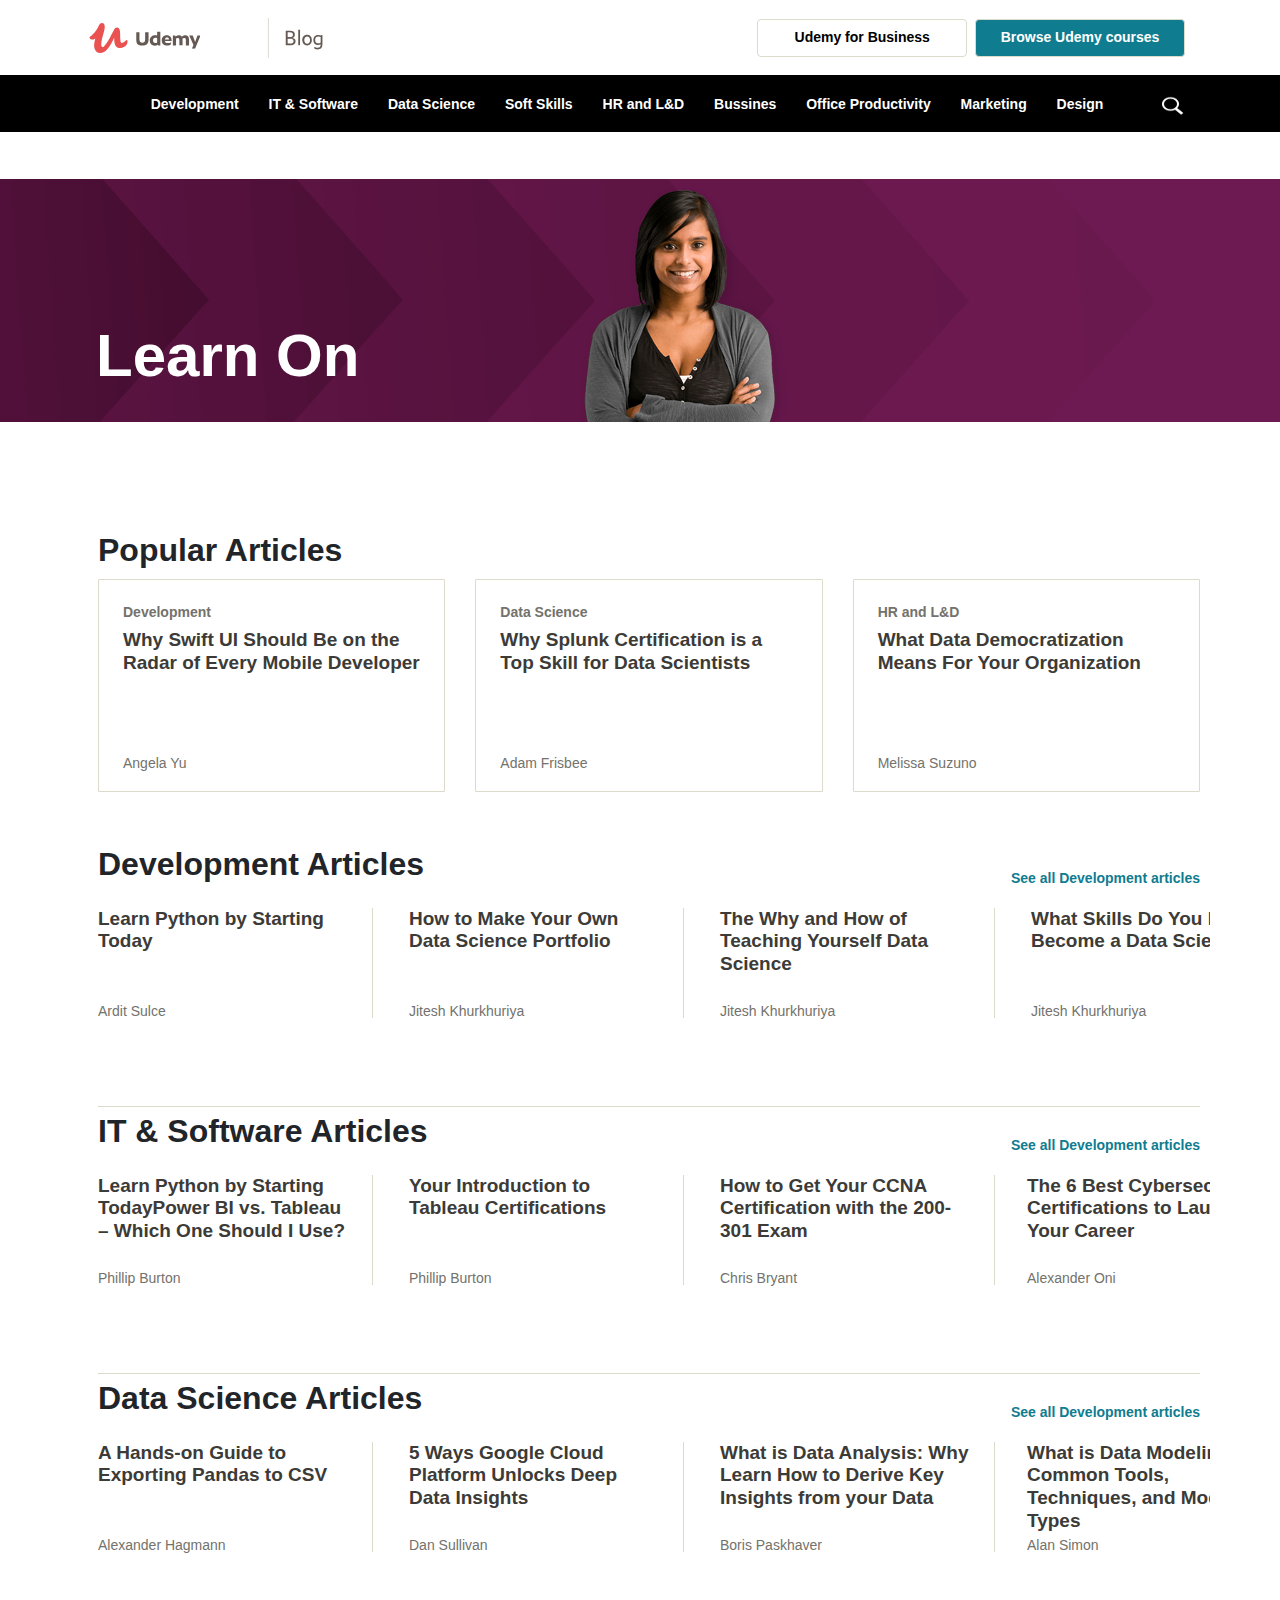
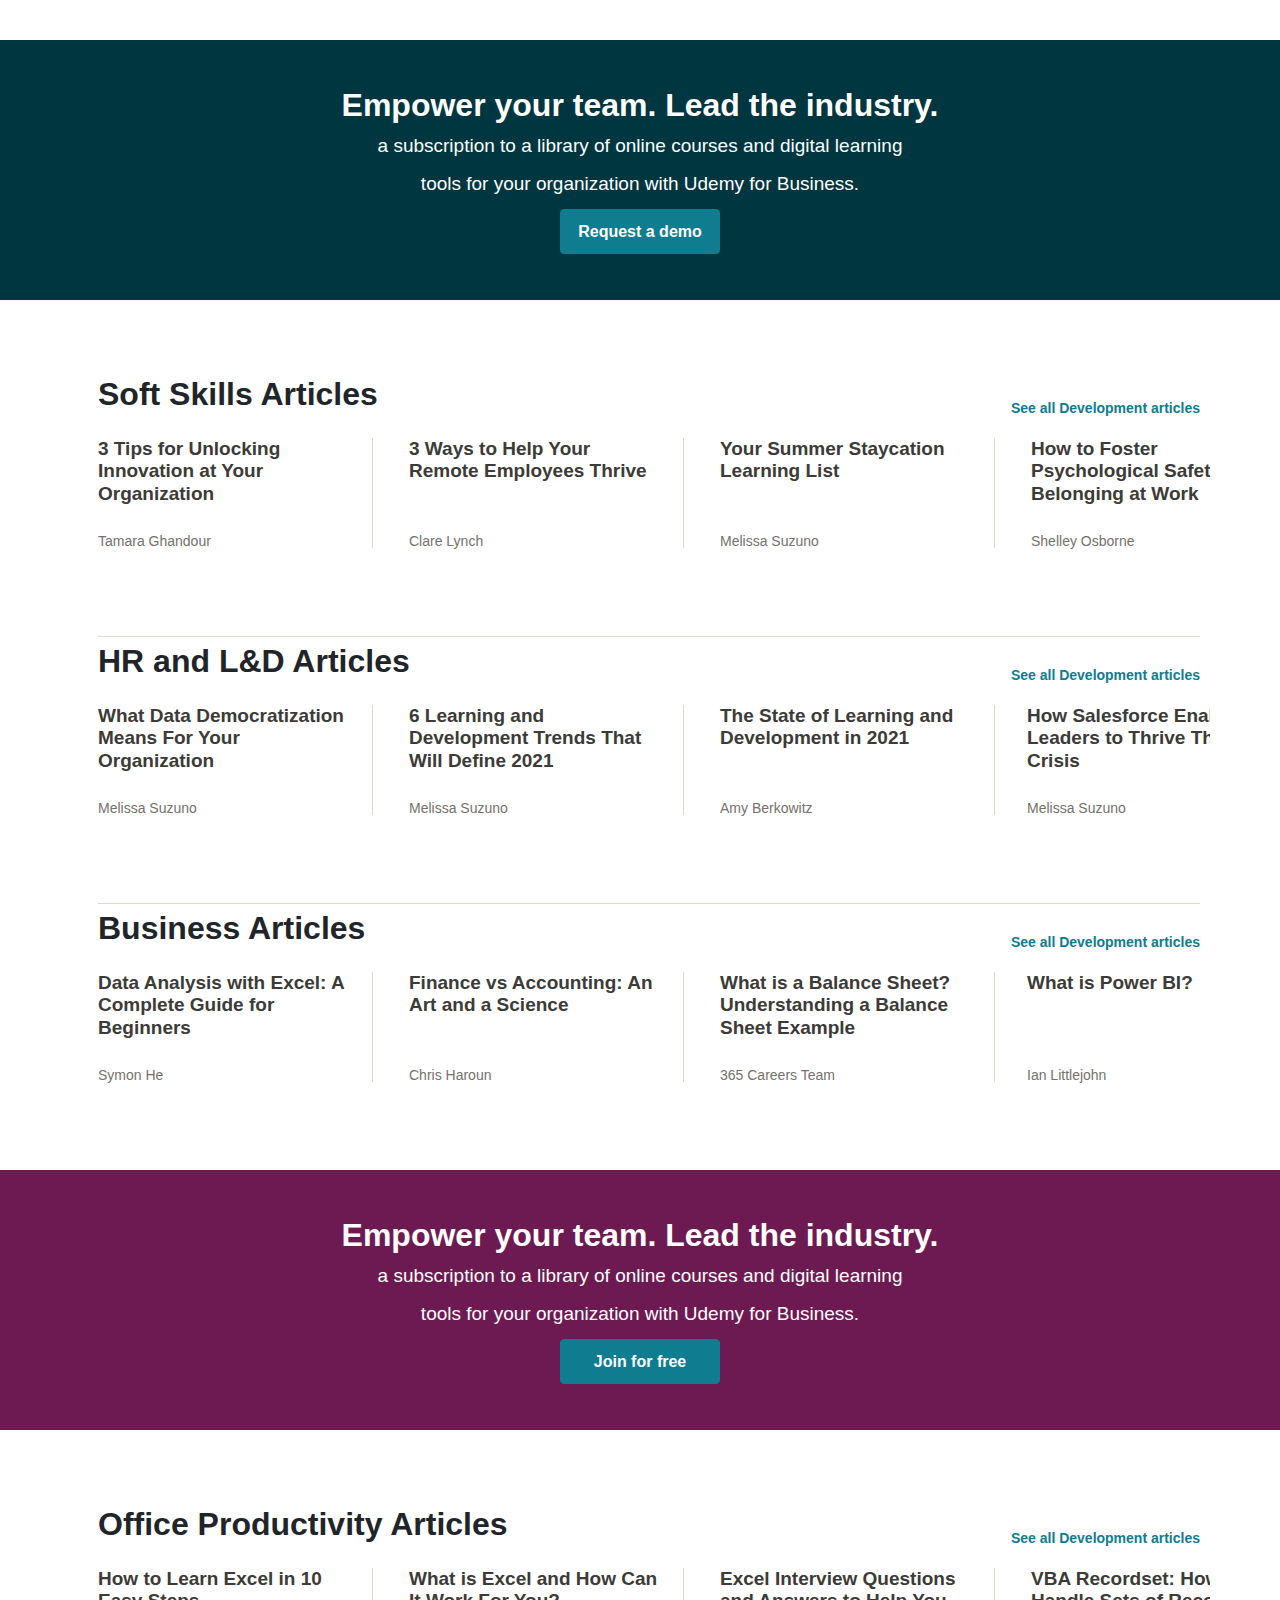
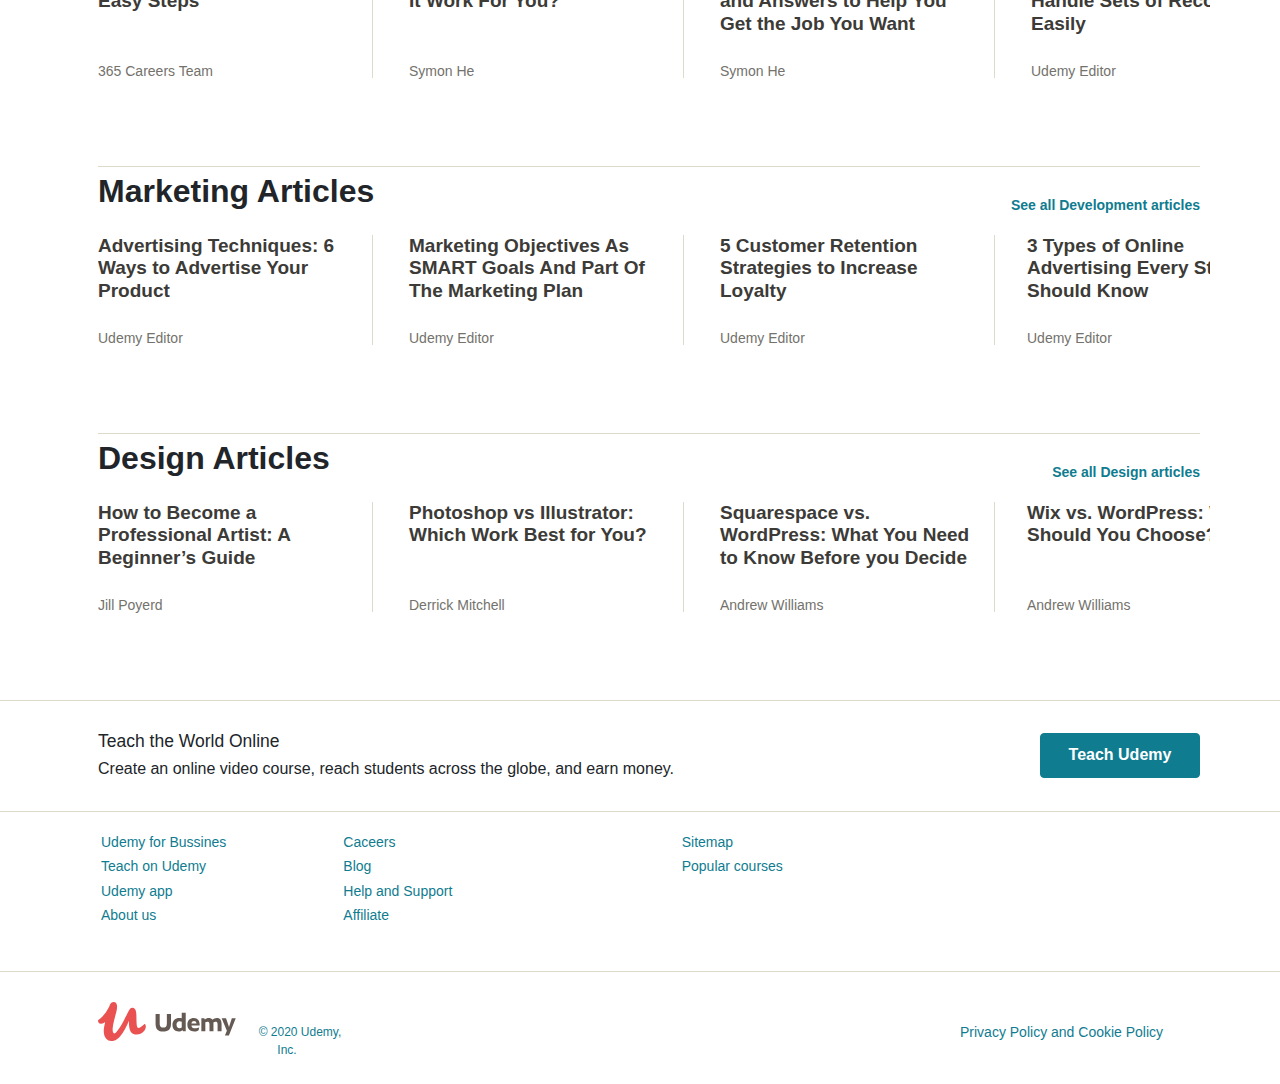
<file: UdemyBlog/index.html>
<!DOCTYPE html>
<html lang="en">

<head>
    <meta charset="UTF-8">
    <meta name="viewport" content="width=device-width, initial-scale=1.0">
    <title>Document</title>
    <link rel="stylesheet" href="./css/bootstrap.min.css" />
    <link rel="stylesheet" href="./css/stilos.css" />
</head>

<body>
    <!-- <script src="./corusel.js"></script> -->


    <header class="header-main">
        <div class="img-container">
            <div class="imgs">
                <a href="#">
                    <img class="img-1" src="./img-class/udemy-logo.svg" /></a>
                <a href="#">
                    <img class="img-2" src="./img-class/just-blog-logo.svg" /></a>
            </div>
        </div>

        <div class="buttons">
            <button class="btn-1">Udemy for Business</button>
            <button class="btn-2">Browse Udemy courses</button>
        </div>
    </header>

    <div class="barra-menu">
        <div class="menu-cantainer">
            <ul>
                <li>
                    <a href="#">Development</a>
                    <a href="#">IT & Software</a>
                    <a href="#">Data Science</a>
                    <a href="#">Soft Skills</a>
                    <a href="#">HR and L&D</a>
                    <a href="#">Bussines</a>
                    <a href="#">Office Productivity</a>
                    <a href="#">Marketing</a>
                    <a href="#">Design</a>
                    <a href="#"><img class="icon" src="./img-class/icons8-searchpng.png" alt="" /></a>
                </li>
            </ul>
        </div>
    </div>

    <div class="img-fondo">
        <img class="img-3" src="./img-class/fondoUdemy.png" />
        <h2 class="title-img">Learn On</h2>
    </div>


    <section class="container-main">
        <div>
            <h3 class="titles">Popular Articles</h3>
        </div>
        <div class="container-1">
            <div class="blocks bc-1">
                <div>
                    <p class="title-superior">Development</p>
                </div>
                <h2 class="title-center">
                    <a href="#" class="link-s">Why Swift UI Should Be on the Radar of Every Mobile Developer</a>
                </h2>
                <div class="title-inferior">
                    <h2>Angela Yu</h2>
                </div>
            </div>

            <div class="blocks bc-2">
                <div>
                    <p class="title-superior">Data Science</p>
                </div>
                <h2 class="title-center">
                    <a href="#" class="link-s">Why Splunk Certification is a Top Skill for Data Scientists</a>
                </h2>
                <div class="title-inferior">
                    <h2>Adam Frisbee</h2>
                </div>
            </div>
            <div class="blocks">
                <div>
                    <p class="title-superior">HR and L&D</p>
                </div>
                <h2 class="title-center">
                    <a href="#" class="link-s">What Data Democratization Means For Your Organization</a>
                </h2>
                <div class="title-inferior">
                    <h2>Melissa Suzuno</h2>
                </div>
            </div>
        </div>
    </section>

    <section class="container-2">
        <div>
            <div class="block-3">
                <div class="link-1">
                    <p class="text-1">Development Articles</p>
                </div>
                <div class="link-2">
                    <a href="#" class="links">See all Development articles</a>
                </div>
            </div>
        </div>
    </section>

    <section class="container-3">
        <div id="wrapper">
            <div id="carousel">
                <div id="content">
                    <div class="box-1">
                        <h2 class="title-a">
                            <a class="ref-1" href="#">Learn Python by Starting Today</a>
                        </h2>
                        <h2 class="title-h2d">Ardit Sulce</h2>
                    </div>
                    <div class="box-1">
                        <h2 class="title-a">
                            <a class="ref-1" href="#">How to Make Your Own Data Science Portfolio</a>
                        </h2>
                        <h2 class="title-h2d">Jitesh Khurkhuriya</h2>
                    </div>
                    <div class="box-1">
                        <h2 class="title-a">
                            <a class="ref-1" href="#">The Why and How of Teaching Yourself Data Science</a>
                        </h2>
                        <h2 class="title-h2d ">Jitesh Khurkhuriya</h2>
                    </div>
                    <div class="box-1">
                        <h2 class="title-a">
                            <a class="ref-1" href="#">What Skills Do You Need to Become a Data Scientist?</a>
                        </h2>
                        <h2 class="title-h2d">Jitesh Khurkhuriya</h2>
                    </div>
                </div>
            </div>
        </div>
    </section>

    <section class="container-2 ">
        <div>
            <div class="block-3 line">
                <div class="link-1">
                    <p class="text-1">IT & Software Articles
                    </p>
                </div>
                <div class="link-2">
                    <a href="#" class="links">See all Development articles</a>
                </div>
            </div>
        </div>
    </section>


    <section class="container-3">
        <div id="wrapper">
            <div id="carousel">
                <div id="content">
                    <div class="box-1">
                        <h2 class="title-a">
                            <a class="ref-1" href="#">Learn Python by Starting TodayPower BI vs. Tableau – Which One Should I Use?</a>
                        </h2>
                        <h2 class="title-h2d">Phillip Burton</h2>
                    </div>
                    <div class="box-1">
                        <h2 class="title-a">
                            <a class="ref-1" href="#">Your Introduction to Tableau Certifications</a>
                        </h2>
                        <h2 class="title-h2d">Phillip Burton</h2>
                    </div>
                    <div class="box-1">
                        <h2 class="title-a">
                            <a class="ref-1" href="#">How to Get Your CCNA Certification with the 200-301 Exam<a></h2>
                                    <h2 class="title-h2d title-hd">Chris Bryant</h2>
                                </div>
                                <div class="box-1 box-f">
                                    <h2 class="title-a">
                                        <a class="ref-1" href="#">The 6 Best Cybersecurity Certifications to Launch Your Career</a>
                        </h2>
                        <h2 class="title-h2d">Alexander Oni
                        </h2>
                    </div>
                </div>
            </div>
        </div>
        </div>
        </div>
    </section>

    <section class="container-2 ">
        <div>
            <div class="block-3 line">
                <div class="link-1">
                    <p class="text-1">Data Science Articles
                    </p>
                </div>
                <div class="link-2">
                    <a href="#" class="links">See all Development articles</a>
                </div>
            </div>
        </div>
    </section>

    <section class="container-3">
        <div id="wrapper">
            <div id="carousel">
                <div id="content">
                    <div class="box-1">
                        <h2 class="title-a">
                            <a class="ref-1" href="#">A Hands-on Guide to Exporting Pandas to CSV</a>
                        </h2>
                        <h2 class="title-h2d">Alexander Hagmann</h2>
                    </div>
                    <div class="box-1">
                        <h2 class="title-a">
                            <a class="ref-1" href="#">5 Ways Google Cloud Platform Unlocks Deep Data Insights</a>
                        </h2>
                        <h2 class="title-h2d">
                            Dan Sullivan</h2>
                    </div>
                    <div class="box-1">
                        <h2 class="title-a">
                            <a class="ref-1" href="#">What is Data Analysis: Why Learn How to Derive Key Insights from your Data<a></h2>
                                    <h2 class="title-h2d title-hd">Boris Paskhaver</h2>
                                </div>
                                <div class="box-1 box-f ">
                                    <h2 class="title-a">
                                        <a class="ref-1" href="#">What is Data Modeling? Common Tools, Techniques, and Model Types</a>
                        </h2>
                        <h2 class="title-h2d">Alan Simon
                        </h2>
                    </div>
                </div>
            </div>
        </div>
        </div>
        </div>
    </section>

    <section class="blocks-line">

        <h2>Empower your team. Lead the industry.</h2>
        <div>
            <p>
                a subscription to a library of online courses and digital learning</p>
            <p>tools for your organization with Udemy for Business.</p>

        </div>

        <button class="btn-01">Request a demo</button>


    </section>


    <section class="container-2">
        <div>
            <div class="block-3">
                <div class="link-1">
                    <p class="text-1">Soft Skills Articles</p>
                </div>
                <div class="link-2">
                    <a href="#" class="links">See all Development articles</a>
                </div>
            </div>
        </div>
    </section>

    <section class="container-3">
        <div id="wrapper">
            <div id="carousel">
                <div id="content">
                    <div class="box-1">
                        <h2 class="title-a">
                            <a class="ref-1" href="#">3 Tips for Unlocking Innovation at Your Organization</a>
                        </h2>
                        <h2 class="title-h2d">Tamara Ghandour</h2>
                    </div>
                    <div class="box-1">
                        <h2 class="title-a">
                            <a class="ref-1" href="#">3 Ways to Help Your Remote Employees Thrive</a>
                        </h2>
                        <h2 class="title-h2d">
                            Clare Lynch</h2>
                    </div>
                    <div class="box-1">
                        <h2 class="title-a">
                            <a class="ref-1" href="#">Your Summer Staycation Learning List</a>
                        </h2>
                        <h2 class="title-h2d ">
                            Melissa Suzuno</h2>
                    </div>
                    <div class="box-1">
                        <h2 class="title-a">
                            <a class="ref-1" href="#">How to Foster Psychological Safety & Belonging at Work</a>
                        </h2>
                        <h2 class="title-h2d">Shelley Osborne</h2>
                    </div>
                </div>
            </div>
        </div>
    </section>

    <section class="container-2 ">
        <div>
            <div class="block-3 line">
                <div class="link-1">
                    <p class="text-1">HR and L&D Articles
                    </p>
                </div>
                <div class="link-2">
                    <a href="#" class="links">See all Development articles</a>
                </div>
            </div>
        </div>
    </section>

    <section class="container-3">
        <div id="wrapper">
            <div id="carousel">
                <div id="content">
                    <div class="box-1">
                        <h2 class="title-a">
                            <a class="ref-1" href="#">What Data Democratization Means For Your Organization</a>
                        </h2>
                        <h2 class="title-h2d">Melissa Suzuno</h2>
                    </div>
                    <div class="box-1">
                        <h2 class="title-a">
                            <a class="ref-1" href="#">6 Learning and Development Trends That Will Define 2021</a>
                        </h2>
                        <h2 class="title-h2d">Melissa Suzuno</h2>
                    </div>
                    <div class="box-1">
                        <h2 class="title-a">
                            <a class="ref-1" href="#">The State of Learning and Development in 2021<a></h2>
                                    <h2 class="title-h2d title-hd">Amy Berkowitz</h2>
                                </div>
                                <div class="box-1 box-f">
                                    <h2 class="title-a">
                                        <a class="ref-1" href="#">How Salesforce Enables Leaders to Thrive Through Crisis</a>
                        </h2>
                        <h2 class="title-h2d">Melissa Suzuno
                        </h2>
                    </div>
                </div>
            </div>
        </div>
        </div>
        </div>
    </section>

    <section class="container-2 ">
        <div>
            <div class="block-3 line">
                <div class="link-1">
                    <p class="text-1">Business Articles
                    </p>
                </div>
                <div class="link-2">
                    <a href="#" class="links">See all Development articles</a>
                </div>
            </div>
        </div>
    </section>


    <section class="container-3">
        <div id="wrapper">
            <div id="carousel">
                <div id="content">
                    <div class="box-1">
                        <h2 class="title-a">
                            <a class="ref-1" href="#">Data Analysis with Excel: A Complete Guide for Beginners</a>
                        </h2>
                        <h2 class="title-h2d">Symon He</h2>
                    </div>
                    <div class="box-1">
                        <h2 class="title-a">
                            <a class="ref-1" href="#">Finance vs Accounting: An Art and a Science</a>
                        </h2>
                        <h2 class="title-h2d">
                            Chris Haroun</h2>
                    </div>
                    <div class="box-1">
                        <h2 class="title-a">
                            <a class="ref-1" href="#">What is a Balance Sheet? Understanding a Balance Sheet Example<a></h2>
                                    <h2 class="title-h2d title-hd">365 Careers Team</h2>
                                </div>
                                <div class="box-1 box-f">
                                    <h2 class="title-a">
                                        <a class="ref-1" href="#">What is Power BI?</a>
                        </h2>
                        <h2 class="title-h2d">
                            Ian Littlejohn
                        </h2>
                    </div>
                </div>
            </div>
        </div>
        </div>
        </div>
    </section>

    <section class="blocks-line2">
        <h2>Empower your team. Lead the industry.</h2>
        <div>
            <p>a subscription to a library of online courses and digital learning</p>
            <p>tools for your organization with Udemy for Business.</p>
        </div>
        <button class="btn-01">Join for free</button>
    </section>


    <section class="container-2">
        <div>
            <div class="block-3">
                <div class="link-1">
                    <p class="text-1">Office Productivity Articles</p>
                </div>
                <div class="link-2">
                    <a href="#" class="links">See all Development articles</a>
                </div>
            </div>
        </div>
    </section>

    <section class="container-3">
        <div id="wrapper">
            <div id="carousel">
                <div id="content">
                    <div class="box-1">
                        <h2 class="title-a">
                            <a class="ref-1" href="#">How to Learn Excel in 10 Easy Steps</a>
                        </h2>
                        <h2 class="title-h2d">365 Careers Team</h2>
                    </div>
                    <div class="box-1">
                        <h2 class="title-a">
                            <a class="ref-1" href="#">What is Excel and How Can It Work For You?</a>
                        </h2>
                        <h2 class="title-h2d">
                            Symon He</h2>
                    </div>
                    <div class="box-1">
                        <h2 class="title-a">
                            <a class="ref-1" href="#">Excel Interview Questions and Answers to Help You Get the Job You Want</a>
                        </h2>
                        <h2 class="title-h2d ">
                            Symon He</h2>
                    </div>
                    <div class="box-1">
                        <h2 class="title-a">
                            <a class="ref-1" href="#">VBA Recordset: How to Handle Sets of Records Easily</a>
                        </h2>
                        <h2 class="title-h2d">Udemy Editor</h2>
                    </div>
                </div>
            </div>
        </div>
    </section>

    <section class="container-2 ">
        <div>
            <div class="block-3 line">
                <div class="link-1">
                    <p class="text-1">Marketing Articles
                    </p>
                </div>
                <div class="link-2">
                    <a href="#" class="links">See all Development articles</a>
                </div>
            </div>
        </div>
    </section>

    <section class="container-3">
        <div id="wrapper">
            <div id="carousel">
                <div id="content">
                    <div class="box-1">
                        <h2 class="title-a">
                            <a class="ref-1" href="#">Advertising Techniques: 6 Ways to Advertise Your Product</a>
                        </h2>
                        <h2 class="title-h2d">
                            Udemy Editor</h2>
                    </div>
                    <div class="box-1">
                        <h2 class="title-a">
                            <a class="ref-1" href="#">Marketing Objectives As SMART Goals And Part Of The Marketing Plan</a>
                        </h2>
                        <h2 class="title-h2d">
                            Udemy Editor</h2>
                    </div>
                    <div class="box-1">
                        <h2 class="title-a">
                            <a class="ref-1" href="#">5 Customer Retention Strategies to Increase Loyalty<a></h2>
                                    <h2 class="title-h2d title-hd">
                                        Udemy Editor</h2>
                                </div>
                                <div class="box-1 box-f">
                                    <h2 class="title-a">
                                        <a class="ref-1" href="#">3 Types of Online Advertising Every Start-up Should Know</a>
                        </h2>
                        <h2 class="title-h2d">
                            Udemy Editor
                        </h2>
                    </div>
                </div>
            </div>
        </div>
        </div>
        </div>
    </section>

    <section class="container-2 ">
        <div>
            <div class="block-3 line">
                <div class="link-1">
                    <p class="text-1">Design Articles
                    </p>
                </div>
                <div class="link-2">
                    <a href="#" class="links">See all Design articles</a>
                </div>
            </div>
        </div>
    </section>

    <section class="container-3">
        <div id="wrapper">
            <div id="carousel">
                <div id="content">
                    <div class="box-1">
                        <h2 class="title-a">
                            <a class="ref-1" href="#">How to Become a Professional Artist: A Beginner’s Guide</a>
                        </h2>
                        <h2 class="title-h2d">
                            Jill Poyerd
                        </h2>
                    </div>
                    <div class="box-1">
                        <h2 class="title-a">
                            <a class="ref-1" href="#">Photoshop vs Illustrator: Which Work Best for You?</a>
                        </h2>
                        <h2 class="title-h2d">
                            Derrick Mitchell</h2>
                    </div>
                    <div class="box-1">
                        <h2 class="title-a">
                            <a class="ref-1" href="#">Squarespace vs. WordPress: What You Need to Know Before you Decide<a></h2>
                                    <h2 class="title-h2d title-hd">
                                        Andrew Williams</h2>
                                </div>
                                <div class="box-1 box-f">
                                    <h2 class="title-a">
                                        <a class="ref-1" href="#">Wix vs. WordPress: Which Should You Choose?</a>
                        </h2>
                        <h2 class="title-h2d">
                            Andrew Williams
                        </h2>
                    </div>
                </div>
            </div>
        </div>
        </div>
        </div>
    </section>

    <footer class="line foot">
        <div class="container-tech">
            <h3>Teach the World Online</h3>
            <div>
                Create an online video course, reach students across the globe, and earn money.
                <button class="btn-01 btn-footer">Teach Udemy</button>
            </div>
        </div>

        <div class="line2-tech">
            <div class="link02">
                <ul>
                    <li><a href="#">Udemy for Bussines</a></li>
                    <li><a href="#">Teach on Udemy</a></li>
                    <li><a href="">Udemy app</a></li>
                    <li><a href="">About us</a></li>

                </ul>
            </div>
            <div class="link03">
                <ul>
                    <li><a href="#">Caceers</a></li>
                    <li><a href="#">Blog</a></li>
                    <li><a href="">Help and Support</a></li>
                    <li><a href="">Affiliate</a></li>

                </ul>
            </div>
            <div class="link04">
                <ul>
                    <li><a href="#">Sitemap</a></li>
                    <li><a href="#">Popular courses</a></li>
                </ul>
            </div>
        </div>
        <div class="line3-tech  line">
            <div class="row foot-inferior">
                <div class="col-3 l02 ">
                    <img src="./img-class/logoUdemyLetra.svg " alt=" ">
                    <div class="link05">
                        <ul>
                            <li><a href="">© 2020 Udemy, Inc.</a></li>
                        </ul>
                    </div>
                </div>
                <div class="col-6 l03 "></div>
                <div class="col-3 l04 ">
                    <div class="link-infeior ">
                        <ul>
                            <li><a href=" ">Privacy Policy and Cookie Policy</a></li>
                        </ul>
                    </div>
                </div>
            </div>
        </div>


    </footer>


</body>
<script src="./corusel.js "></script>

</html>
</file>
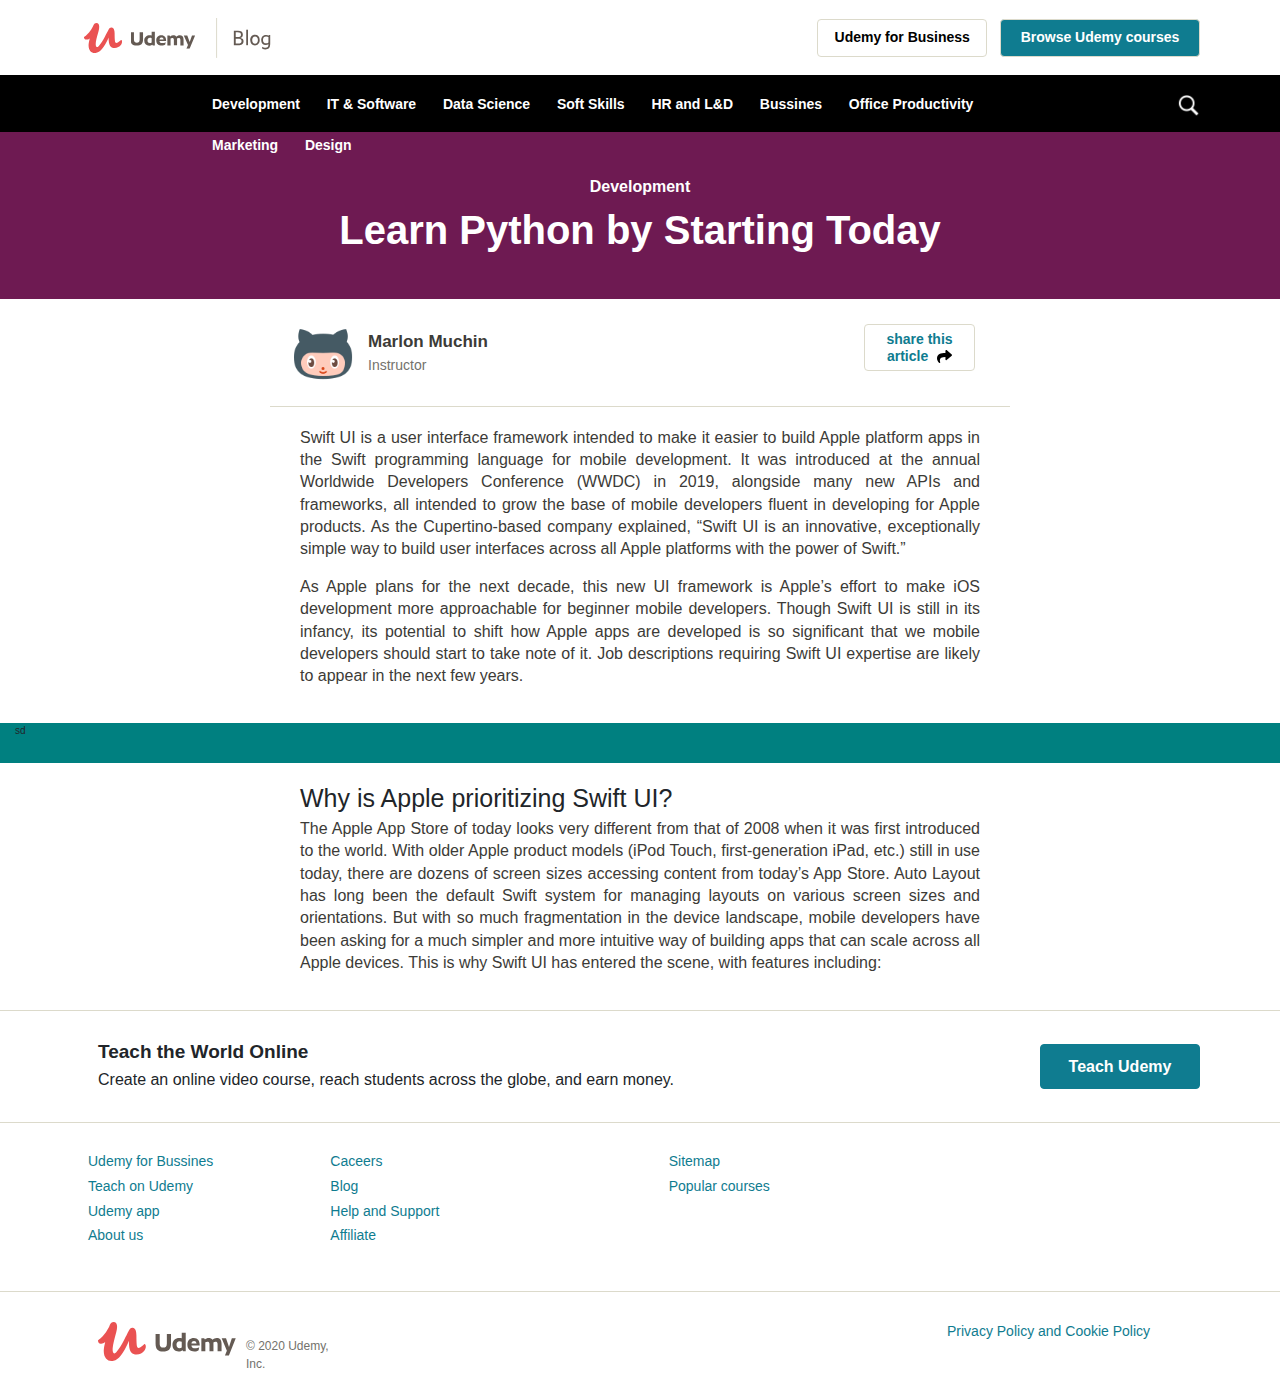
<file: UdemyBlog/index2.html>
<!DOCTYPE html>
<html lang="en">

<head>
    <meta charset="UTF-8">
    <meta name="viewport" content="width=device-width, initial-scale=1.0">
    <link rel="stylesheet" href="./css/bootstrap.min.css">
    <link rel="stylesheet" href="./css/stilos02.css">
    <title>Document</title>
</head>

<body>

    <header class="header-main">
        <div class="img-container">
            <div class="imgs">
                <a href="#">
                    <img class="img-1" src="./img-class/udemy-logo.svg" /></a>
                <a href="#">
                    <img class="img-2" src="./img-class/just-blog-logo.svg" /></a>
            </div>
        </div>

        <div class="buttons">
            <button class="btn-1">Udemy for Business</button>
            <button class="btn-2">Browse Udemy courses</button>
        </div>
    </header>

    <div class="barra-menu">
        <div class="menu-container">
            <div class="links-header">
                <ul>
                    <li><a href="#">Development</a></li>
                    <li><a href="#">IT & Software</a></li>
                    <li><a href="#">Data Science</a></li>
                    <li><a href="#">Soft Skills</a></li>
                    <li><a href="#">HR and L&D</a></li>
                    <li><a href="#">Bussines</a></li>
                    <li><a href="#">Office Productivity</a></li>
                    <li><a href="#">Marketing</a></li>
                    <li><a href="#">Design</a></li>
                </ul>
            </div>
            <div class="icons-header">
                <img class="icons" src="./img-class/icons8-searchpng.png" alt="">
            </div>

        </div>

    </div>
    <section class="name-content">
        <div class="name-user">
            <div class="title-name">Development</div>
            <h2 class="title-h2">
                Learn Python by Starting Today
            </h2>
        </div>
    </section>

    <section class="line-profile ">
        <div class="  profile-content ">
            <div class="row name-profile">
                <div class="col-6 box-1">
                    <img class="icon-profile" src="./img-class/github.png">

                    <div class="circle-name">
                        <div class="name-autor">Marlon Muchin</div>
                        <div class="name-title">Instructor</div>
                    </div>
                </div>
                <div class="col-6 box-2  ">
                    <button class="btn-share pull-right">
                            share this article
                            <img src="./img-class/share-solid.svg" alt="">
                        </button>
                </div>
            </div>
        </div>
    </section>

    <section class="main container-fluid">
        <div class="text-letter">
            <p>Swift UI is a user interface framework intended to make it easier to build Apple platform apps in the Swift programming language for mobile development. It was introduced at the annual Worldwide Developers Conference (WWDC) in 2019, alongside
                many new APIs and frameworks, all intended to grow the base of mobile developers fluent in developing for Apple products. As the Cupertino-based company explained, “Swift UI is an innovative, exceptionally simple way to build user interfaces
                across all Apple platforms with the power of Swift.”</p>
            <p>As Apple plans for the next decade, this new UI framework is Apple’s effort to make iOS development more approachable for beginner mobile developers. Though Swift UI is still in its infancy, its potential to shift how Apple apps are developed
                is so significant that we mobile developers should start to take note of it. Job descriptions requiring Swift UI expertise are likely to appear in the next few years.</p>
        </div>


    </section>
    <section class="box-mid container-fluid">
        sd

    </section>
    <section class="main container-fluid">
        <div class="text-letter">
            <h1>Why is Apple prioritizing Swift UI?</h1>
            <p>The Apple App Store of today looks very different from that of 2008 when it was first introduced to the world. With older Apple product models (iPod Touch, first-generation iPad, etc.) still in use today, there are dozens of screen sizes accessing
                content from today’s App Store. Auto Layout has long been the default Swift system for managing layouts on various screen sizes and orientations. But with so much fragmentation in the device landscape, mobile developers have been asking
                for a much simpler and more intuitive way of building apps that can scale across all Apple devices. This is why Swift UI has entered the scene, with features including:</p>

        </div>


    </section>

    <footer class="line foot">
        <div class="container-tech">
            <h3>Teach the World Online</h3>
            <div>
                Create an online video course, reach students across the globe, and earn money.
                <button class="btn-01 btn-footer">Teach Udemy</button>
            </div>
        </div>

        <div class="line2-tech">
            <div class="link02">
                <ul>
                    <li><a href="#">Udemy for Bussines</a></li>
                    <li><a href="#">Teach on Udemy</a></li>
                    <li><a href="">Udemy app</a></li>
                    <li><a href="">About us</a></li>

                </ul>
            </div>
            <div class="link03">
                <ul>
                    <li><a href="#">Caceers</a></li>
                    <li><a href="#">Blog</a></li>
                    <li><a href="">Help and Support</a></li>
                    <li><a href="">Affiliate</a></li>

                </ul>
            </div>
            <div class="link04">
                <ul>
                    <li><a href="#">Sitemap</a></li>
                    <li><a href="#">Popular courses</a></li>
                </ul>
            </div>
        </div>
        <div class="line3-tech  line">
            <div class="row foot-inferior">
                <div class="col-3 copy">
                    <img src="./img-class/logoUdemyLetra.svg " alt=" ">
                    <div class="link05">
                        <ul>
                            <li><a href="">© 2020 Udemy, Inc.</a></li>
                        </ul>
                    </div>
                </div>
                <div class="col-6"></div>
                <div class="col-3 ">
                    <div class="link-infeior ">
                        <ul>
                            <li><a href=" ">Privacy Policy and Cookie Policy</a></li>
                        </ul>
                    </div>
                </div>
            </div>
        </div>


    </footer>


</body>

</html>
</file>
<file: UdemyBlog/css/stilos.css>
* {
    margin: 0;
    padding: 0;
    box-sizing: border-box;
}

html {
    font-size: 62.5%;
}

.header-main {
    display: flex;
    height: 7.5rem;
}

.imgs {
    display: flex;
    margin: 1.8rem 0 0 8.4rem;
}

.img-1 {
    height: 4rem;
    margin-right: 00.5rem;
}

.img-2 {
    height: 4rem
}

.buttons {
    width: 100vw;
    text-align: right;
    margin: auto;
    margin-right: 9rem;
}

.btn-1,
.btn-2 {
    margin-right: 0.5rem;
    height: 2.5rem;
    border: 1px solid #dcdacb;
    width: 21rem;
    height: 3.8rem;
    font-size: 1.4rem;
    font-weight: 700;
    line-height: 120%;
    border-radius: 4px;
    cursor: pointer;
}

.btn-1 {
    background-color: transparent;
}

.btn-2 {
    background-color: #0f7c90;
    color: #ffff;
}

.btn-1:hover {
    background-color: #0f7c90;
    color: #ffff;
    text-decoration: none;
}

.btn-2:hover {
    background-color: #0a5260;
    text-decoration: none;
}

.barra-menu {
    background-color: #000;
    height: 5.7rem;
    width: 100%;
    margin-bottom: -0.7rem;
}

.menu-container,
ul {
    padding-top: 2.1rem;
}

.menu-container,
ul a {
    padding: 1.3rem;
}

.menu-container,
li,
a {
    text-align: center;
    color: #fff;
    font-size: 1.4rem;
    font-weight: 700;
    line-height: 120%;
}

.menu-container,
a:hover {
    color: #fff;
}

.icon {
    height: 2rem;
    width: 2.5rem;
    float: right;
    margin-right: 9.5rem;
    margin-left: -15rem;
    /* margin-right: -22rem; */
}

.img-3 {
    width: 100%;
    object-fit: none;
    height: 39vh;
}

.title-img {
    color: #fff;
    font-weight: 700;
    font-size: 6rem;
    margin: -15.6rem 0 0 9.6rem;
}

.container-main {
    /* background-color: blueviolet; */
    width: 100%;
    padding-left: 9.8rem;
    padding-right: 8rem;
    margin-bottom: 4.8rem;
    /* 84px; */
}

.container-2 {
    /* background-color: blueviolet; */
    width: 100%;
    padding-left: 9.8rem;
    padding-right: 8rem;
    margin-bottom: -1rem;
    /* 84px; */
}

.container-1,
.block-3 {
    display: flex;
}

.titles {
    margin-top: 13.9rem;
    margin-bottom: 1rem;
}

.titles,
.text-1 {
    font-size: 3.2rem;
    font-weight: 700;
}

.blocks {
    /* background-color: brown; */
    width: 33.3%;
    border: 1px solid #dcdacb;
    border-radius: 1px;
    padding: 24px;
}

.bc-1,
.bc-2 {
    margin-right: 3rem;
}

.link-s {
    color: #3c3b37;
    font-weight: 700;
    font-size: 1.9rem;
    height: 70px;
    margin-bottom: 10px;
    line-height: 1.2;
}

.link-s:hover,
.ref-1:hover {
    color: #0f7c90;
    text-decoration: none;
}

.title-superior {
    color: #73726c;
    line-height: 120%;
    font-size: 1.4rem;
    font-weight: 700;
    margin-bottom: 0.8rem;
}

.title-center {
    margin-bottom: 8rem;
}

.title-inferior,
h2 {
    font-size: 1.4rem;
    color: #73726c;
}

.title-inferior {
    margin-top: 4.8rem;
    margin-bottom: -1rem;
}

.link-2,
.link-1 {
    width: 50%;
    margin-bottom: 2rem;
}


/* .links {
    padding-right: rem;
} */

.link-2,
.links {
    text-align: right;
    margin: auto;
    font-size: 1.4rem;
    font-weight: 700;
    line-height: 120%;
    color: #0f7c90;
    text-decoration: none;
}

.links:hover {
    color: #0f7c90;
}


/* @media screen and (max-width: 450px) {
  For mobile phones:
  .imgs {
    width: 100%;
    margin-left: 3rem;
  }

  .img-1,
  .img-2 {
    height: 4rem;
  }
  .buttons {
    margin-left: 3rem;
    width: 17.5rem;
    height: 3.8rem;
  }
} */

#carousel {
    display: flex;
    overflow: auto;
    scroll-behavior: smooth;
    scrollbar-width: none;
    height: 13.8rem;
}

#carousel::-webkit-scrollbar {
    height: 0;
}


/*  */

#content {
    display: flex;
    grid-gap: 3.6rem;
    /* grid-auto-flow: column; */
}

.ref-1 {
    color: #3c3b37;
    font-weight: 700;
    font-size: 1.9rem;
}

.title-a {
    margin-bottom: 1rem;
    height: 6.7rem;
}

.line,
footer,
.line2-tech {
    border-top: 1px solid #dcdacb;
}

.box-1 {
    border-right: 1px solid #dcdacb;
    padding: 0 24px 0 0;
    width: 27.5rem;
    height: 11rem;
    /* background-color: aqua; */
}

.box-f {
    margin-left: -4rem;
}

.title-hd {
    text-align: left;
}

.container-3 {
    width: 100%;
    padding-left: 9.8rem;
    padding-right: 7rem;
    margin-bottom: 6rem;
    /* background-color: #a79e9e; */
}

.title-h2d {
    margin-top: 2.8rem;
}

.title-h2 {
    margin-top: 5rem;
}

.blocks-line {
    background-color: #003640;
}

.blocks-line2 {
    background-color: #6e1a52;
}

.blocks-line,
.blocks-line2 {
    width: 100%;
    height: 26rem;
    text-align: center;
    padding-top: 46px;
    padding-right: 15px;
    padding-bottom: 46px;
    padding-left: 15px;
    margin-bottom: 7rem;
}

.blocks-line>h2,
.blocks-line2>h2 {
    color: #fff;
    font-size: 3.2rem;
    font-weight: 700;
    margin-bottom: 8px;
}

.blocks-line>div,
.blocks-line2>div {
    color: #fff;
    font-size: 1.9rem;
    font-family: "SF Pro Display", -apple-system, BlinkMacSystemFont, "Segoe UI", Roboto, Helvetica, Arial, sans-serif, "Apple Color Emoji", "Segoe UI Emoji", "Segoe UI Symbol";
}

.btn-01 {
    height: 2.5rem;
    border: 1px solid #0f7c90;
    width: 16rem;
    height: 4.5rem;
    font-size: 1.6rem;
    font-weight: 700;
    line-height: 120%;
    border-radius: 4px;
    cursor: pointer;
    background-color: #0f7c90;
    color: #fff;
}

.btn-01:hover {
    background-color: #0A5260;
    border: 1px solid #0A5260;
}

.foot {
    padding-top: 3rem;
    padding-bottom: 3rem;
}

.btn-footer {
    float: right;
    margin-top: -2.4rem;
}

.container-tech,
.container-tech,
.line2-tech,
.line3-tech {
    padding-left: 9.8rem;
    padding-right: 8rem;
    padding-bottom: 3rem;
}

.container-tech>div {
    font-size: 1.6rem;
}

.line2-tech {
    display: flex;
}

.link02>ul>li,
.link03>ul>li,
.link04>ul>li,
.link-infeior>ul>li {
    list-style: none;
    text-align: left;
    text-decoration-style: none;
    margin: 0;
    padding-bottom: 0.5rem;
}

.link02>ul>li>a,
.link03>ul>li>a,
.link04>ul>li>a,
.link-infeior>ul>li>a {
    text-decoration: none;
    color: #0f7c90;
    line-height: 140%;
    font-weight: 400;
}

.link02,
.link03,
.link04 {
    width: 22.9%;
    margin-left: -1rem;
}

.link04 {
    padding-left: 9.6rem;
}

.link05>ul>li>a {
    text-decoration: none;
    color: #0f7c90;
    line-height: 140%;
    font-weight: 400;
    font-size: 1.2rem;
    text-decoration-style: none;
}

.link05>ul>li,
.menu-container>ul>li {
    list-style: none;
}

.foot-inferior {
    padding-top: 3rem;
    margin-bottom: -4.5rem;
}

.footer-inferior,
img {
    width: 13.8rem;
    height: 4rem;
}

.l02 {
    display: flex;
}
</file>
<file: UdemyBlog/css/stilos02.css>
* {
    margin: 0;
    padding: 0;
    box-sizing: border-box;
}

html {
    font-size: 62.5%;
}

.header-main {
    display: flex;
    height: 7.5rem;
}

.imgs {
    display: flex;
    margin: 1.8rem 0 0 8.4rem;
}

.img-1 {
    height: 4rem;
    margin-right: 00.5rem;
}

.img-2 {
    height: 4rem
}

.buttons {
    width: 100vw;
    text-align: right;
    margin: auto;
    margin-right: 7rem;
}

.btn-1,
.btn-2 {
    margin-right: 1rem;
    height: 2.5rem;
    border: 1px solid #dcdacb;
    height: 3.8rem;
    font-size: 1.4rem;
    font-weight: 700;
    line-height: 120%;
    border-radius: 4px;
    cursor: pointer;
}

.btn-1 {
    background-color: transparent;
    width: 17rem;
}

.btn-2 {
    background-color: #0f7c90;
    color: #ffff;
    width: 20rem;
}

.btn-1:hover {
    background-color: #0f7c90;
    color: #ffff;
    text-decoration: none;
}

.btn-2:hover {
    background-color: #0a5260;
    text-decoration: none;
}


/* menu header--- */


/* menu header--- */


/* menu header--- */


/* menu header--- */

.barra-menu {
    background-color: #000;
    padding: 0.9rem 8rem 1.5rem 20rem;
    height: 5.7rem;
}

.menu-container {
    display: flex;
}

.icons {
    height: 2.3rem;
}

.icons-header {
    padding-top: 1rem;
}

.links-header {
    margin: auto;
    backgro: aquamarine;
    padding: 0 10rem 0 0;
}

.links-header>ul>li {
    display: inline-block;
    padding: 1.2rem;
    list-style: none;
}

.links-header>ul>li>a {
    color: #fff;
    text-align: center;
    font-size: 1.4rem;
    font-weight: 700;
    line-height: 120%;
    text-decoration: none;
}

.links-header>ul>li>a:hover {
    color: #fff;
    text-decoration: underline;
}


/* menu header--- */


/* menu header--- */


/* links header---- */

.name-content {
    padding: 4.5rem 1.5rem;
    background-color: #6e1a52;
}

.name-user {
    text-align: center;
    width: 80.48rem;
    height: 7.7rem;
    margin: auto;
}

.title-name,
.title-h2,
.links-header>ul>li>a {
    font-family: -apple-system, BlinkMacSystemFont, 'Segoe UI', Roboto, Oxygen, Ubuntu, Cantarell, 'Open Sans', 'Helvetica Neue', sans-serif;
    color: #fff;
    font-weight: 700;
    line-height: 120%;
}

.title-name {
    font-size: 1.6rem;
    line-height: 120%;
    margin-bottom: 1rem;
}

.title-h2 {
    font-size: 4rem;
    margin-bottom: 1rem;
    line-height: 1.2;
}

.line-profile {
    width: 100%;
    padding: 1.5rem 0;
}

.profile-content {
    box-sizing: border-box;
    margin: -1.5rem 27rem;
}

.main {
    box-sizing: border-box;
    padding: 2rem 30rem;
}

.profile-content {
    padding: 1rem 1rem 1rem 1.8rem;
    border-bottom: 1px solid #dcdacb;
}

.icon-profile {
    margin: 1rem 1rem 0 0;
    height: 7rem;
}

.name-profile {
    width: 100%;
}

.box-1 {
    display: flex;
}

.name-autor,
.name-title,
.btn-share {
    font-family: -apple-system, BlinkMacSystemFont, 'Segoe UI', Roboto, Oxygen, Ubuntu, Cantarell, 'Open Sans', 'Helvetica Neue', sans-serif;
}

.name-autor {
    color: #3c3b37;
    font-weight: 700;
    font-size: 1.7rem;
}

.circle-name {
    color: #73726c;
    font-size: 1.4rem;
    padding: 2rem 0;
}

.btn-share {
    width: 16rem;
    background-color: transparent;
    height: 4.7rem;
    border: 1px solid #dcdacb;
    font-size: 1.4rem;
    font-weight: 700;
    line-height: 120%;
    border-radius: 4px;
    cursor: pointer;
    color: #0f7c90;
}

.btn-share>img {
    margin-left: 0.5rem;
    height: 1.5rem;
}

.box-2 {
    padding: 1.5rem 1rem 2rem 23.5rem;
    float: right;
    display: flex;
}

.text-letter>p {
    font-weight: 400;
    line-height: 1.4;
    font-size: 1.6rem;
    color: #3c3b37;
    margin-bottom: 1.5rem;
    text-align: justify;
    text-justify: inter-word;
}

.box-mid {
    background-color: teal;
    height: 4rem;
    width: 100%;
}


/* footer  
dssssssssssssssss
footer*/

.line,
footer,
.line2-tech {
    border-top: 1px solid #dcdacb;
}

.btn-01 {
    height: 2.5rem;
    border: 1px solid #0f7c90;
    width: 16rem;
    height: 4.5rem;
    font-size: 1.6rem;
    font-weight: 700;
    line-height: 120%;
    border-radius: 4px;
    cursor: pointer;
    background-color: #0f7c90;
    color: #fff;
}

.btn-01:hover {
    background-color: #0A5260;
    border: 1px solid #0A5260;
}

.foot {
    padding-top: 3rem;
    padding-bottom: 3rem;
}

.btn-footer {
    float: right;
    margin-top: -2.4rem;
}

.container-tech,
.container-tech,
.line2-tech,
.line3-tech {
    padding-left: 9.8rem;
    padding-right: 8rem;
    padding-bottom: 3rem;
}

.container-tech>div {
    font-size: 1.6rem;
}

.container-tech>h3 {
    font-weight: 700;
    font-size: 1.9rem;
}

.line2-tech {
    display: flex;
    padding-top: 2.9rem;
}

.link02>ul>li,
.link03>ul>li,
.link04>ul>li,
.link-infeior>ul>li {
    list-style: none;
    text-align: left;
    text-decoration-style: none;
    margin: 0;
    padding-bottom: 0.5rem;
}

.link02>ul>li>a,
.link03>ul>li>a,
.link04>ul>li>a,
.link-infeior>ul>li>a {
    text-decoration: none;
    color: #0f7c90;
    line-height: 140%;
    font-weight: 400;
    font-size: 1.4rem;
}

.link02,
.link03,
.link04 {
    width: 22.9%;
    margin-left: -1rem;
}

.link04 {
    padding-left: 9.6rem;
}

.link05>ul>li>a {
    text-decoration: none;
    color: #73726c;
    font-size: 1.2rem;
}

.link05 {
    margin-top: 1.5rem;
    margin-left: 1rem;
}

.link05>ul>li,
.menu-container>ul>li {
    list-style: none;
}

.foot-inferior {
    padding-top: 3rem;
    margin-bottom: -4.5rem;
}

.copy>img {
    width: 13.8rem;
    height: 4rem;
}

.copy {
    display: flex;
}
</file>
